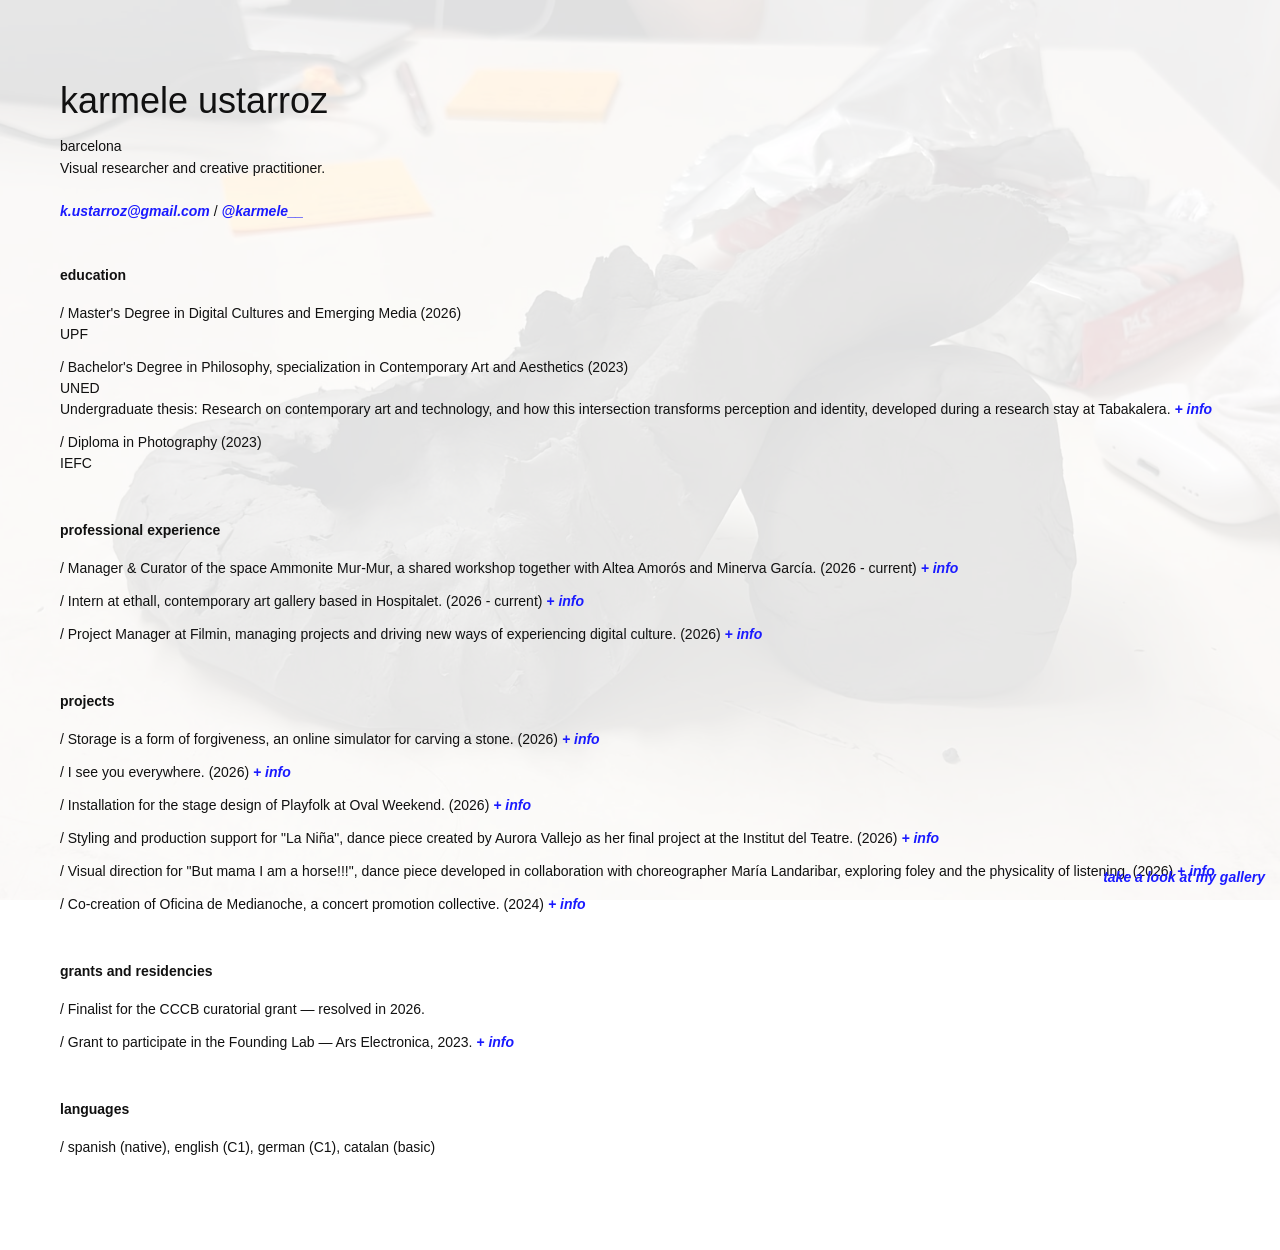
<file: index.html>
<!DOCTYPE html>
<html lang="en">
<head>
  <meta charset="UTF-8">
  <meta name="viewport" content="width=device-width, initial-scale=1.0">
  <title>karmele ustarroz</title>
  <link rel="stylesheet" href="cv.css">
  <link rel="icon" type="image/x-icon" href="/favicon.ico">
<link rel="icon" type="image/png" sizes="32x32" href="/favicon-32x32.png">
<link rel="icon" type="image/png" sizes="16x16" href="/favicon-16x16.png">
<link rel="apple-touch-icon" sizes="180x180" href="/apple-touch-icon.png">
</head>
<a href="gallery.html" class="gallery-link">take a look at my gallery</a>
<body>
  
  <main class="cv-stage">
    <div class="cv-content">

      <div class="cv-text">

      <h1>karmele ustarroz</h1>

      <p class="cv-location">barcelona</p>

      <p class="cv-bio">
      Visual researcher and creative practitioner.  </p>

      <p class="cv-contact">
  <a href="mailto:k.ustarroz@gmail.com">k.ustarroz@gmail.com</a> / <a href="https://www.instagram.com/karmele__/" target="_blank">@karmele__</a>
</p>

      <h2>education</h2>

      <p class="cv-item">
        / Master's Degree in Digital Cultures and Emerging Media (2026)<br>
        UPF<br>
      </p>

      <p class="cv-item">
  / Bachelor's Degree in Philosophy, specialization in Contemporary Art and Aesthetics (2023)<br>
  UNED<br>
  Undergraduate thesis: Research on contemporary art and technology, and how this intersection transforms perception and identity, developed during a research stay at Tabakalera. <a href="https://makusi.tabakalera.eus/es/artxiboak/tabakalera-memoria-2023/deskargatu/?fichero=20231231_Memoria_es.pdf" target="_blank">+ info</a>
</p>

      <p class="cv-item">
        / Diploma in Photography (2023)<br>
        IEFC
      </p>

      <h2>professional experience</h2>

      <p class="cv-item">
        / Manager & Curator of the space Ammonite Mur-Mur, a shared workshop together with Altea Amorós and Minerva García. (2026 - current) <a href="https://www.instagram.com/ammonite_murmur/">+ info</a>

      </p>
        
      <p class="cv-item">
        / Intern at ethall, contemporary art gallery based in Hospitalet. (2026 - current) <a href="https://www.ethall.net/">+ info</a>

      </p>

      <p class="cv-item">
        / Project Manager at Filmin, managing projects and driving new ways of experiencing digital culture. (2026) <a href="https://comunidadfilmin.com/">+ info</a>
      </p>

      <h2>projects</h2>

      <p class="cv-item">/ Storage is a form of forgiveness, an online simulator for carving a stone. (2026) <a href="https://glasswater01.github.io/ammonitemurmur/">+ info</a></p>


      <p class="cv-item">
      / I see you everywhere. (2026) <a href="altea.html">+ info</a>
      </p>

      <p class="cv-item">
      / Installation for the stage design of Playfolk at Oval Weekend. (2026) <a href="https://www.instagram.com/p/DdGnj6WjbBc/?img_index=1" target="_blank">+ info</a>
      </p>

      <p class="cv-item">
        / Styling and production support for "La Niña", dance piece created by Aurora Vallejo as her final project at the Institut del Teatre. (2026) <a href="nina.html">+ info</a>
      </p>

      <p class="cv-item">
        / Visual direction for "But mama I am a horse!!!", dance piece developed in collaboration with choreographer María Landaribar, exploring foley and the physicality of listening. (2026) <a href="horse.html">+ info</a>
      </p>

      <p class="cv-item">
        / Co-creation of Oficina de Medianoche, a concert promotion collective. (2024) <a href="https://www.instagram.com/oficinademedianoche/" target="_blank">+ info</a>
      </p>

      <h2>grants and residencies</h2>

      <p class="cv-item">
        / Finalist for the CCCB curatorial grant — resolved in 2026.
      </p>

      <p class="cv-item">
        / Grant to participate in the Founding Lab — Ars Electronica, 2023. <a href="https://ars.electronica.art/university/en/" target="_blank">+ info</a>
      </p>

      <h2>languages</h2>

      <p class="cv-item">
        / spanish (native), english (C1), german (C1), catalan (basic)
      </p>

      </div>

    </div>
  </main>

</body>
</html>
</file>
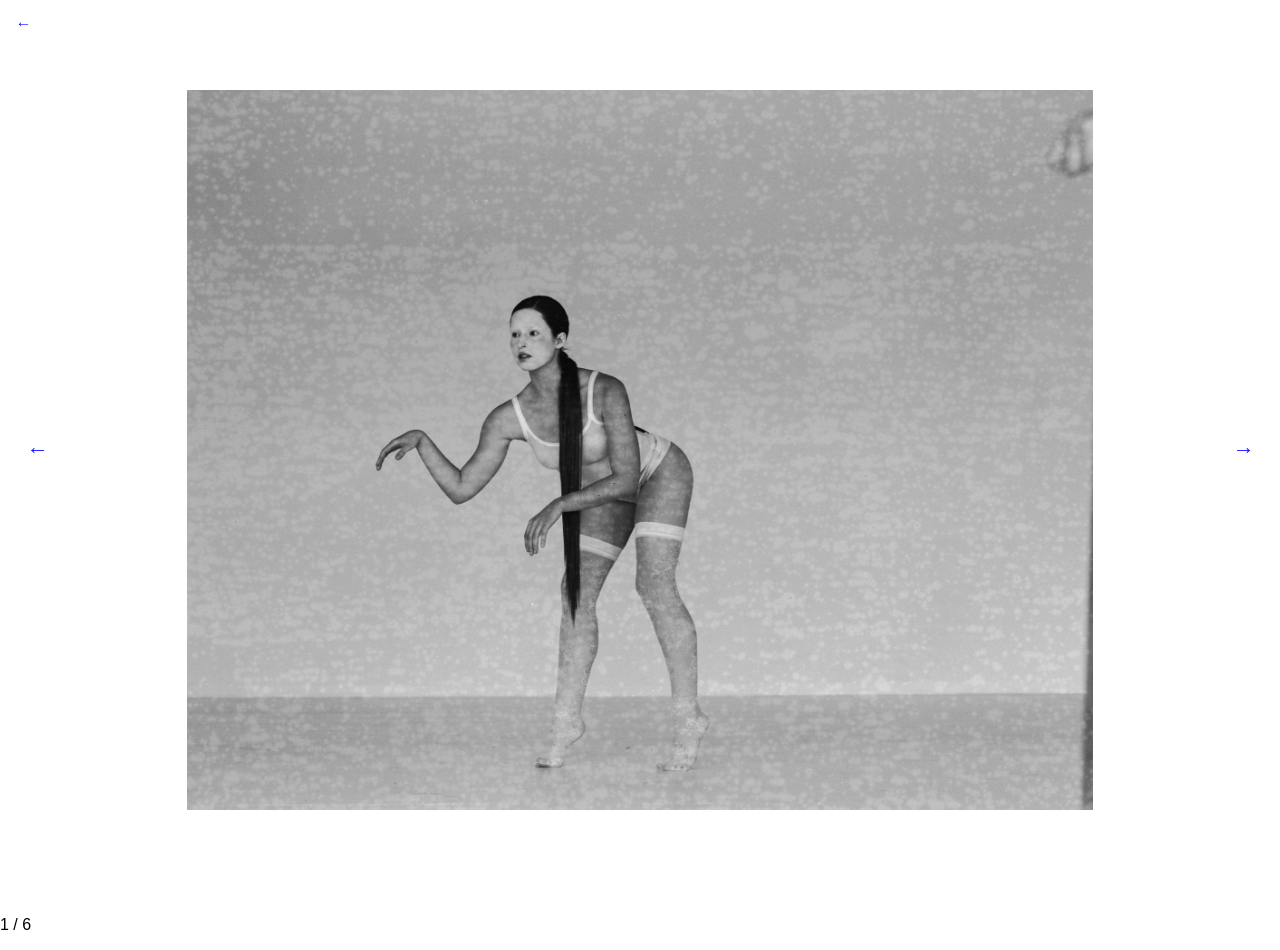
<file: horse (3).html>
<!DOCTYPE html>
<html lang="es">
<head>
  <meta charset="UTF-8">
  <meta name="viewport" content="width=device-width, initial-scale=1.0">
  <title>But mama I am a horse</title>
  <link rel="stylesheet" href="horse.css">
</head>
<body>

  <a href="index.html" class="back-button">←</a>

  <button class="arrow arrow-left" id="prev" aria-label="Anterior">←</button>

  <main class="slider">
    <img id="slide" src="./horse-1.jpg" alt="But mama I am a horse">
  </main>

  <button class="arrow arrow-right" id="next" aria-label="Siguiente">→</button>

  <p class="counter" id="counter">1 / 6</p>

  <script>
    const images = [
      "./horse-1.jpg",
      "./horse-2.jpg",
      "./horse-3.jpg",
      "./horse-4.jpg",
      "./horse-5.jpg",
      "./horse-6.jpg"
    ];
    let current = 0;
    const slide = document.getElementById("slide");
    const counter = document.getElementById("counter");

    function show(i){
      current = (i + images.length) % images.length;
      slide.src = images[current];
      counter.textContent = (current + 1) + " / " + images.length;
    }

    document.getElementById("next").addEventListener("click", () => show(current + 1));
    document.getElementById("prev").addEventListener("click", () => show(current - 1));
    slide.addEventListener("click", () => show(current + 1));

    document.addEventListener("keydown", (e) => {
      if (e.key === "ArrowRight") show(current + 1);
      if (e.key === "ArrowLeft") show(current - 1);
    });

    let startX = null;
    document.addEventListener("touchstart", (e) => { startX = e.touches[0].clientX; });
    document.addEventListener("touchend", (e) => {
      if (startX === null) return;
      const dx = e.changedTouches[0].clientX - startX;
      if (Math.abs(dx) > 50) show(current + (dx < 0 ? 1 : -1));
      startX = null;
    });

    images.forEach(src => { const im = new Image(); im.src = src; });
  </script>

</body>
</html>
</file>
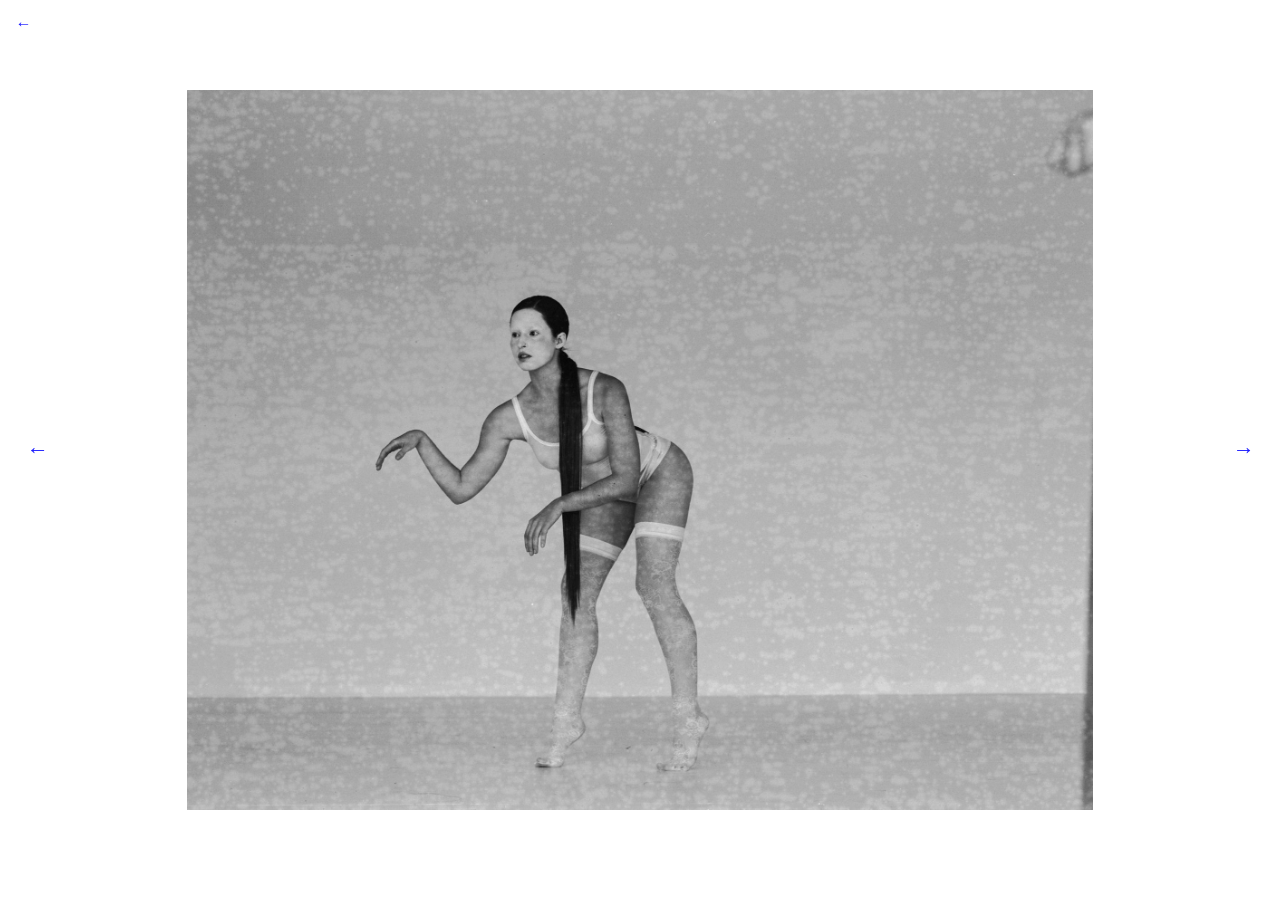
<file: horse (4).html>
<!DOCTYPE html>
<html lang="es">
<head>
  <meta charset="UTF-8">
  <meta name="viewport" content="width=device-width, initial-scale=1.0">
  <title>But mama I am a horse</title>
  <link rel="stylesheet" href="horse.css">
</head>
<body>

  <a href="index.html" class="back-button">←</a>

  <button class="arrow arrow-left" id="prev" aria-label="Anterior">←</button>

  <main class="slider">
    <img id="slide" src="./horse-1.jpg" alt="But mama I am a horse">
  </main>

  <button class="arrow arrow-right" id="next" aria-label="Siguiente">→</button>

  <script>
    const images = [
      "./horse-1.jpg",
      "./horse-2.jpg",
      "./horse-3.jpg",
      "./horse-4.jpg",
      "./horse-5.jpg",
      "./horse-6.jpg"
    ];
    let current = 0;
    const slide = document.getElementById("slide");

    function show(i){
      current = (i + images.length) % images.length;
      slide.src = images[current];
    }

    document.getElementById("next").addEventListener("click", () => show(current + 1));
    document.getElementById("prev").addEventListener("click", () => show(current - 1));
    slide.addEventListener("click", () => show(current + 1));

    document.addEventListener("keydown", (e) => {
      if (e.key === "ArrowRight") show(current + 1);
      if (e.key === "ArrowLeft") show(current - 1);
    });

    let startX = null;
    document.addEventListener("touchstart", (e) => { startX = e.touches[0].clientX; });
    document.addEventListener("touchend", (e) => {
      if (startX === null) return;
      const dx = e.changedTouches[0].clientX - startX;
      if (Math.abs(dx) > 50) show(current + (dx < 0 ? 1 : -1));
      startX = null;
    });

    images.forEach(src => { const im = new Image(); im.src = src; });
  </script>

</body>
</html>
</file>
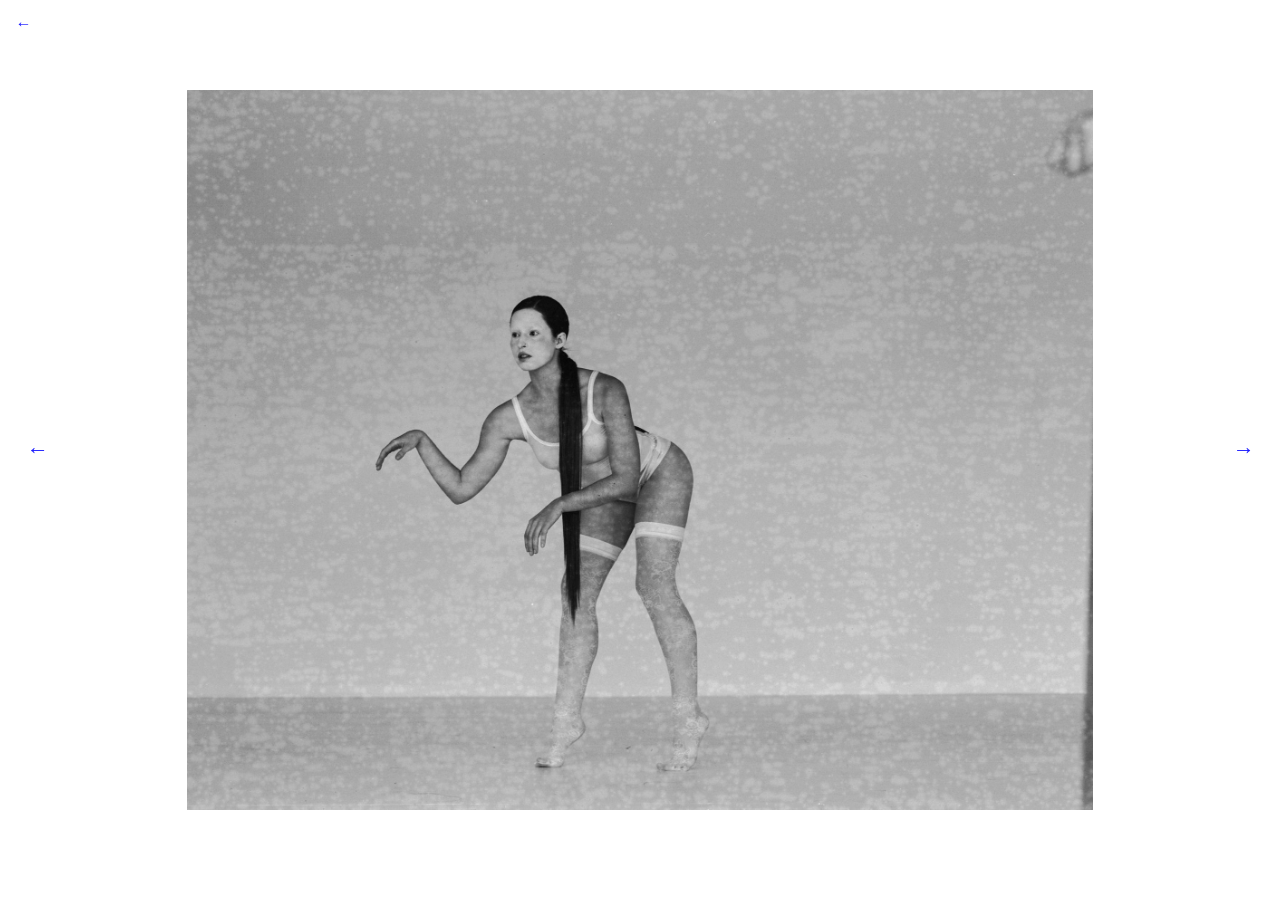
<file: horse (6).html>
<!DOCTYPE html>
<html lang="es">
<head>
  <meta charset="UTF-8">
  <meta name="viewport" content="width=device-width, initial-scale=1.0">
  <title>But mama I am a horse</title>
  <link rel="stylesheet" href="horse.css">
</head>
<body>

  <a href="index.html" class="back-button">←</a>

  <button class="arrow arrow-left" id="prev" aria-label="Anterior">←</button>

  <main class="slider">
    <img id="slide" src="./horse-1.jpg" alt="But mama I am a horse">
  </main>

  <button class="arrow arrow-right" id="next" aria-label="Siguiente">→</button>

  <script>
    const images = [
      "./horse-1.jpg",
      "./horse-2.jpg",
      "./horse-3.jpg",
      "./horse-4.jpg",
      "./horse-5.jpg",
      "./horse-6.jpg",
      "./horse-7.jpg",
      "./horse-8.jpg"
    ];
    let current = 0;
    const slide = document.getElementById("slide");

    function show(i){
      current = (i + images.length) % images.length;
      slide.src = images[current];
    }

    document.getElementById("next").addEventListener("click", () => show(current + 1));
    document.getElementById("prev").addEventListener("click", () => show(current - 1));
    slide.addEventListener("click", () => show(current + 1));

    document.addEventListener("keydown", (e) => {
      if (e.key === "ArrowRight") show(current + 1);
      if (e.key === "ArrowLeft") show(current - 1);
    });

    let startX = null;
    document.addEventListener("touchstart", (e) => { startX = e.touches[0].clientX; });
    document.addEventListener("touchend", (e) => {
      if (startX === null) return;
      const dx = e.changedTouches[0].clientX - startX;
      if (Math.abs(dx) > 50) show(current + (dx < 0 ? 1 : -1));
      startX = null;
    });

    images.forEach(src => { const im = new Image(); im.src = src; });
  </script>

</body>
</html>
</file>
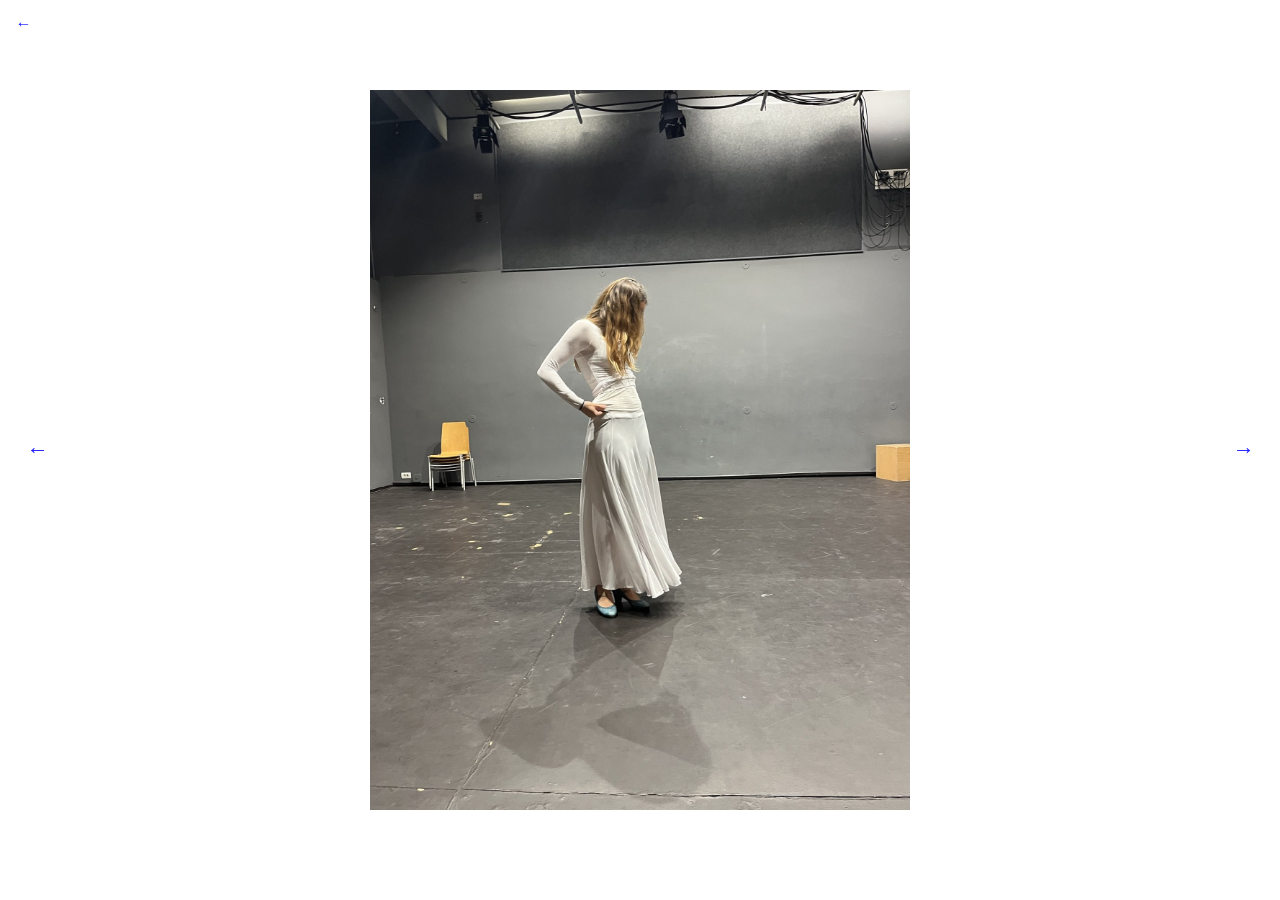
<file: nina (4).html>
<!DOCTYPE html>
<html lang="es">
<head>
  <meta charset="UTF-8">
  <meta name="viewport" content="width=device-width, initial-scale=1.0">
  <title>La Niña</title>
  <link rel="stylesheet" href="nina.css">
</head>
<body>

  <a href="index.html" class="back-button">←</a>

  <button class="arrow arrow-left" id="prev" aria-label="Anterior">←</button>

  <main class="slider">
    <img id="slide" src="./nina-1.jpg" alt="La Niña">
    <video id="vid" muted loop playsinline autoplay disablepictureinpicture disableremoteplayback style="display:none"></video>
  </main>

  <button class="arrow arrow-right" id="next" aria-label="Siguiente">→</button>

  <script>
    const images = [
      "./nina-1.jpg",
      "./nina-2.jpg",
      "./nina-3.jpg",
      "./nina-4.jpg",
      "./nina-5.mp4"
    ];
    let current = 0;
    const slide = document.getElementById("slide");
    const vid = document.getElementById("vid");
    vid.muted = true;

    function show(i){
      current = (i + images.length) % images.length;
      const src = images[current];
      if (src.endsWith(".mp4")) {
        slide.style.display = "none";
        vid.style.display = "block";
        vid.src = src;
        vid.play().catch(() => {});
      } else {
        vid.pause();
        vid.style.display = "none";
        slide.style.display = "block";
        slide.src = src;
      }
    }

    document.getElementById("next").addEventListener("click", () => show(current + 1));
    document.getElementById("prev").addEventListener("click", () => show(current - 1));
    slide.addEventListener("click", () => show(current + 1));
    vid.addEventListener("click", () => show(current + 1));
    vid.addEventListener("contextmenu", (e) => e.preventDefault());

    document.addEventListener("keydown", (e) => {
      if (e.key === "ArrowRight") show(current + 1);
      if (e.key === "ArrowLeft") show(current - 1);
    });

    let startX = null;
    document.addEventListener("touchstart", (e) => { startX = e.touches[0].clientX; });
    document.addEventListener("touchend", (e) => {
      if (startX === null) return;
      const dx = e.changedTouches[0].clientX - startX;
      if (Math.abs(dx) > 50) show(current + (dx < 0 ? 1 : -1));
      startX = null;
    });

    images.forEach(src => { if (!src.endsWith(".mp4")) { const im = new Image(); im.src = src; } });
  </script>

</body>
</html>
</file>
<file: cv.css>
body{
  margin: 0;
  font-family: Arial, sans-serif;
  color: #111;
  background-image: url("./fotocv.jpg");
  background-size: cover;
  background-position: center;
  background-repeat: no-repeat;
  background-attachment: fixed;
  min-height: 100vh;
}
.gallery-link{
  position: fixed;
  bottom: 15px;
  right: 15px;
  z-index: 1000;
  color: #1a1aff;
  font-style: italic;
  font-weight: 600;
  text-decoration: none;
  font-size: 14px;
  font-family: Arial, sans-serif;
}

.gallery-link:hover{
  text-decoration: underline;
}

.back-button{
  position: fixed;
  top: 15px;
  left: 15px;
  z-index: 1000;
  color: #1a73e8;
  text-decoration: underline;
  font-size: 16px;
  font-family: inherit;
}

.cv-stage{
  display: flex;
  justify-content: center;
  padding: 0;
}

.cv-contact a{
  color: #1a1aff;
  font-style: italic;
  font-weight: 600;
  text-decoration: none;
}

.cv-contact a:hover{
  text-decoration: underline;
}

.cv-content{
  position: relative;
  max-width: none;
  width: 100%;
  min-height: 100vh;
  background: rgba(255, 255, 255, 0.88);
  padding: 80px 60px;
  border-radius: 0;
  display: flex;
  align-items: flex-start;
  gap: 40px;
  box-sizing: border-box;
}

.cv-text{
  flex: 1;
  min-width: 0;
}

.cv-content h1{
  font-size: 36px;
  font-weight: 400;
  margin: 0 0 16px 0;
  text-transform: lowercase;
}

.cv-location{
  margin: 0 0 4px 0;
  font-size: 14px;
  color: #111;
}

.cv-bio{
  font-size: 14px;
  line-height: 1.5;
  margin: 0 0 24px 0;
}

.cv-contact{
  font-size: 14px;
  margin-bottom: 36px;
}

.cv-content h2{
  font-size: 14px;
  font-weight: 700;
  margin-top: 48px;
  margin-bottom: 20px;
}

.cv-item{
  font-size: 14px;
  line-height: 1.5;
  margin: 0 0 12px 0;
}

.cv-item a{
  color: #1a1aff;
  font-style: italic;
  font-weight: 600;
  text-decoration: none;
}

.cv-item a:hover{
  text-decoration: underline;
}

@media (max-width: 700px){
  .cv-content{
    flex-direction: column-reverse;
    padding: 100px 24px 60px;
    gap: 24px;
  }
  .cv-content h1{
    font-size: 26px;
  }
}
</file>
<file: horse.css>
body{
  margin: 0;
  background-color: #fff;
  font-family: Arial, sans-serif;
  overflow: hidden;
}

.back-button{
  position: fixed;
  top: 15px;
  left: 15px;
  z-index: 1000;
  color: #1a1aff;
  font-style: italic;
  font-weight: 600;
  text-decoration: none;
  font-size: 16px;
  font-family: Arial, sans-serif;
}

.back-button:hover{
  text-decoration: underline;
}

.slider{
  height: 100vh;
  display: flex;
  align-items: center;
  justify-content: center;
}

.slider img{
  max-width: 78vw;
  max-height: 80vh;
  object-fit: contain;
  display: block;
  cursor: pointer;
}

.arrow{
  position: fixed;
  top: 50%;
  transform: translateY(-50%);
  background: none;
  border: none;
  padding: 10px 16px;
  color: #1a1aff;
  font-style: italic;
  font-weight: 600;
  font-size: 22px;
  font-family: Arial, sans-serif;
  cursor: pointer;
  z-index: 900;
}

.arrow:hover{
  text-decoration: underline;
}

.arrow-left{ left: 10px; }
.arrow-right{ right: 10px; }

@media (max-width: 700px){
  .slider{
    height: 100vh;
    height: 100dvh;
    padding-bottom: 56px;
    box-sizing: border-box;
  }
  .slider img{
    max-width: 96vw;
    max-height: 72dvh;
  }
  .slider video{
    height: min(72dvh, calc(96vw * 4 / 3));
    max-width: 96vw;
  }
  .arrow{
    top: auto;
    bottom: 22px;
    transform: none;
    font-size: 24px;
    padding: 10px 18px;
  }
  .arrow-left{ left: 8px; }
  .arrow-right{ right: 8px; }
}
</file>
<file: nina.css>
body{
  margin: 0;
  background-color: #fff;
  font-family: Arial, sans-serif;
  overflow: hidden;
}

.back-button{
  position: fixed;
  top: 15px;
  left: 15px;
  z-index: 1000;
  color: #1a1aff;
  font-style: italic;
  font-weight: 600;
  text-decoration: none;
  font-size: 16px;
  font-family: Arial, sans-serif;
}

.back-button:hover{
  text-decoration: underline;
}

.slider{
  height: 100vh;
  display: flex;
  align-items: center;
  justify-content: center;
}

.slider img{
  max-width: 78vw;
  max-height: 80vh;
  object-fit: contain;
  display: block;
  cursor: pointer;
}

.slider video{
  /* mismo alto que la primera foto (3:4 dentro de 78vw x 80vh) */
  height: min(80vh, calc(78vw * 4 / 3));
  width: auto;
  max-width: 78vw;
  object-fit: contain;
  display: block;
  cursor: pointer;
}

.arrow{
  position: fixed;
  top: 50%;
  transform: translateY(-50%);
  background: none;
  border: none;
  padding: 10px 16px;
  color: #1a1aff;
  font-style: italic;
  font-weight: 600;
  font-size: 22px;
  font-family: Arial, sans-serif;
  cursor: pointer;
  z-index: 900;
}

.arrow:hover{
  text-decoration: underline;
}

.arrow-left{ left: 10px; }
.arrow-right{ right: 10px; }

@media (max-width: 700px){
  .slider{
    height: 100vh;
    height: 100dvh;
    padding-bottom: 56px;
    box-sizing: border-box;
  }
  .slider img{
    max-width: 96vw;
    max-height: 72dvh;
  }
  .slider video{
    height: min(72dvh, calc(96vw * 4 / 3));
    max-width: 96vw;
  }
  .arrow{
    top: auto;
    bottom: 22px;
    transform: none;
    font-size: 24px;
    padding: 10px 18px;
  }
  .arrow-left{ left: 8px; }
  .arrow-right{ right: 8px; }
}
</file>
